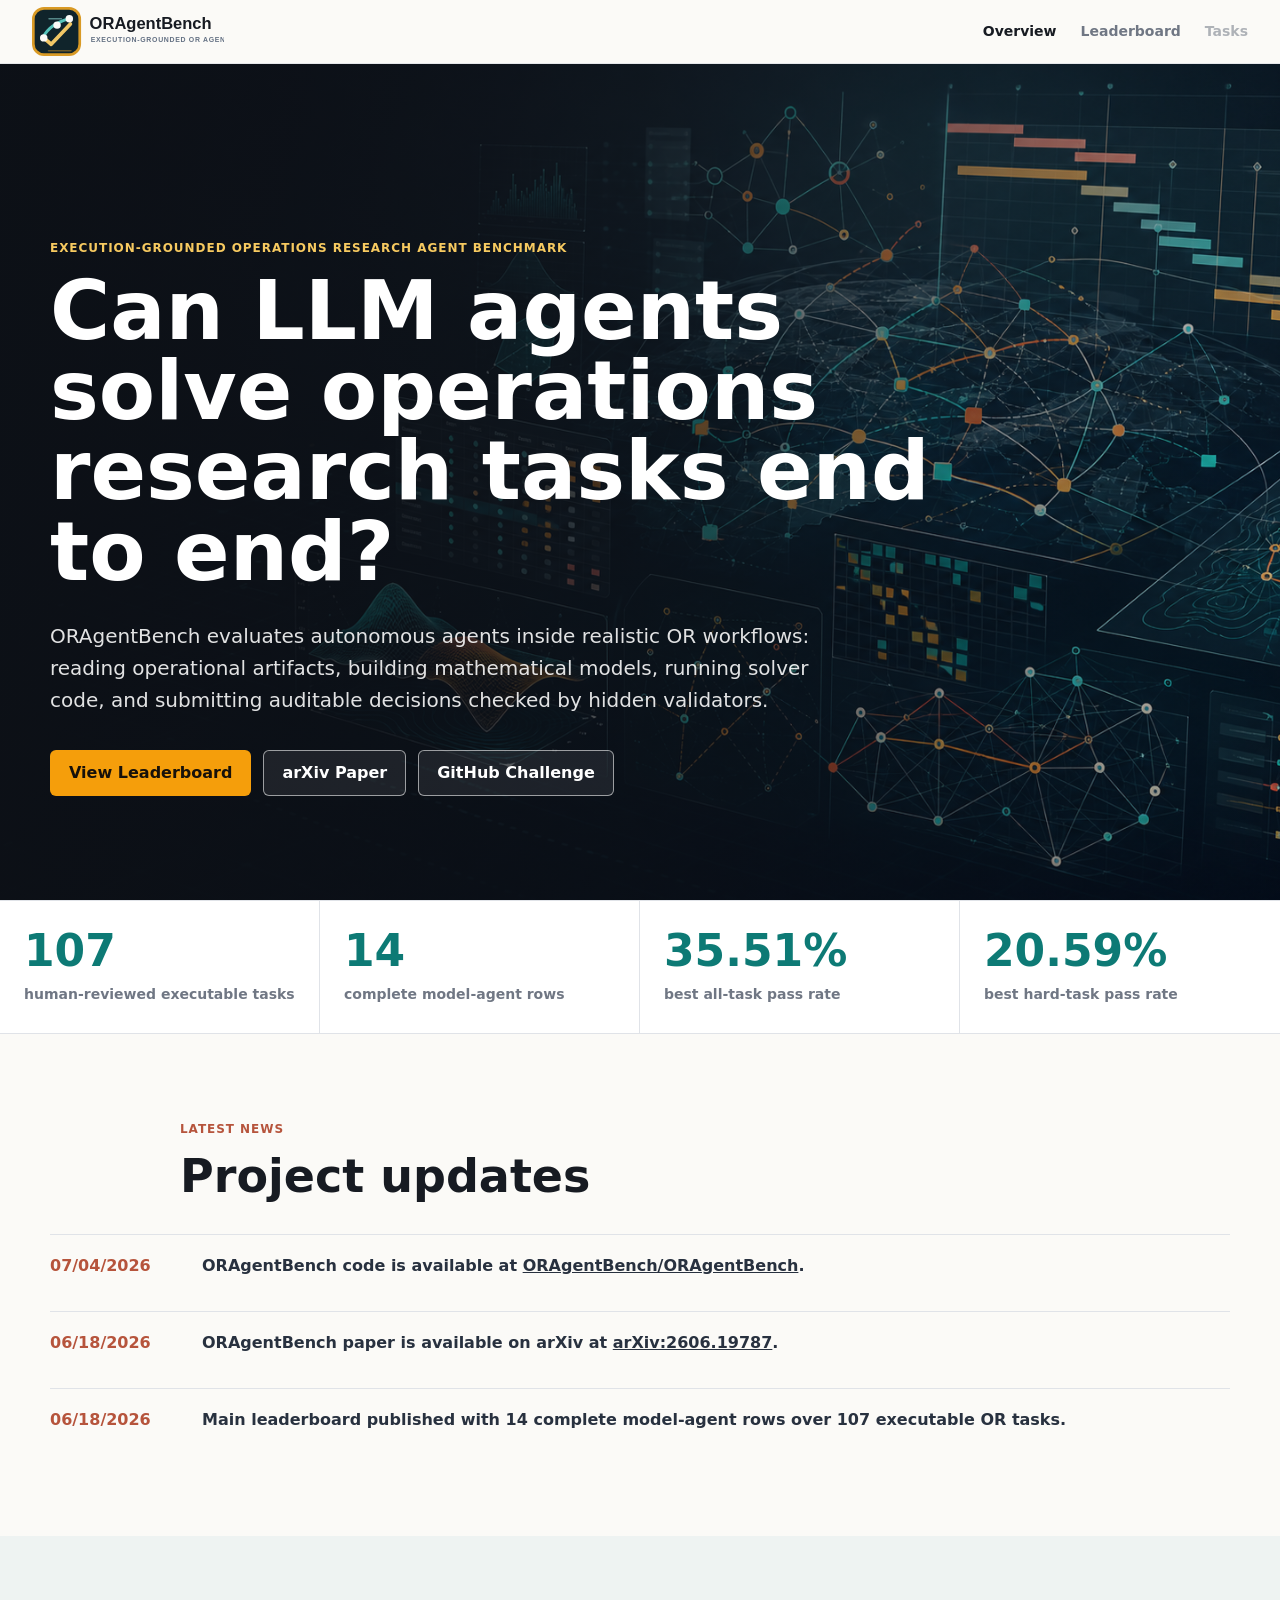
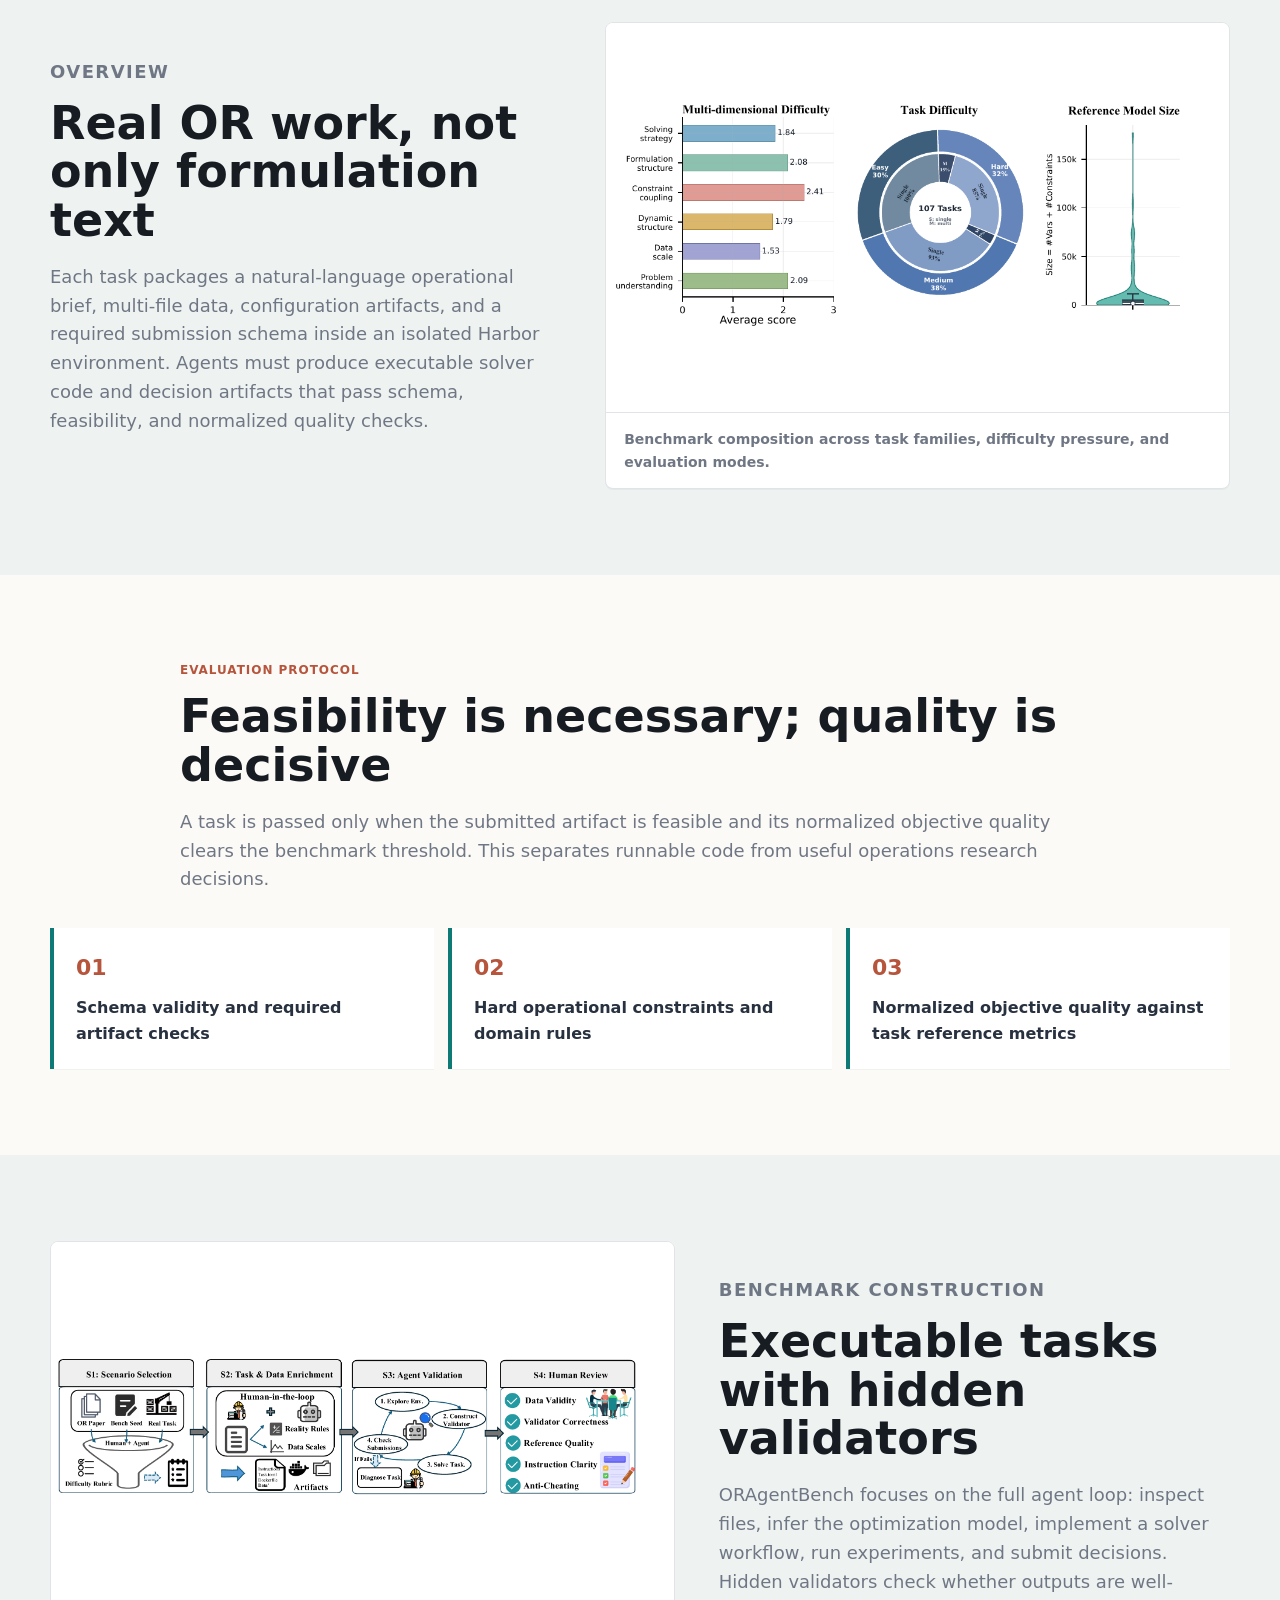
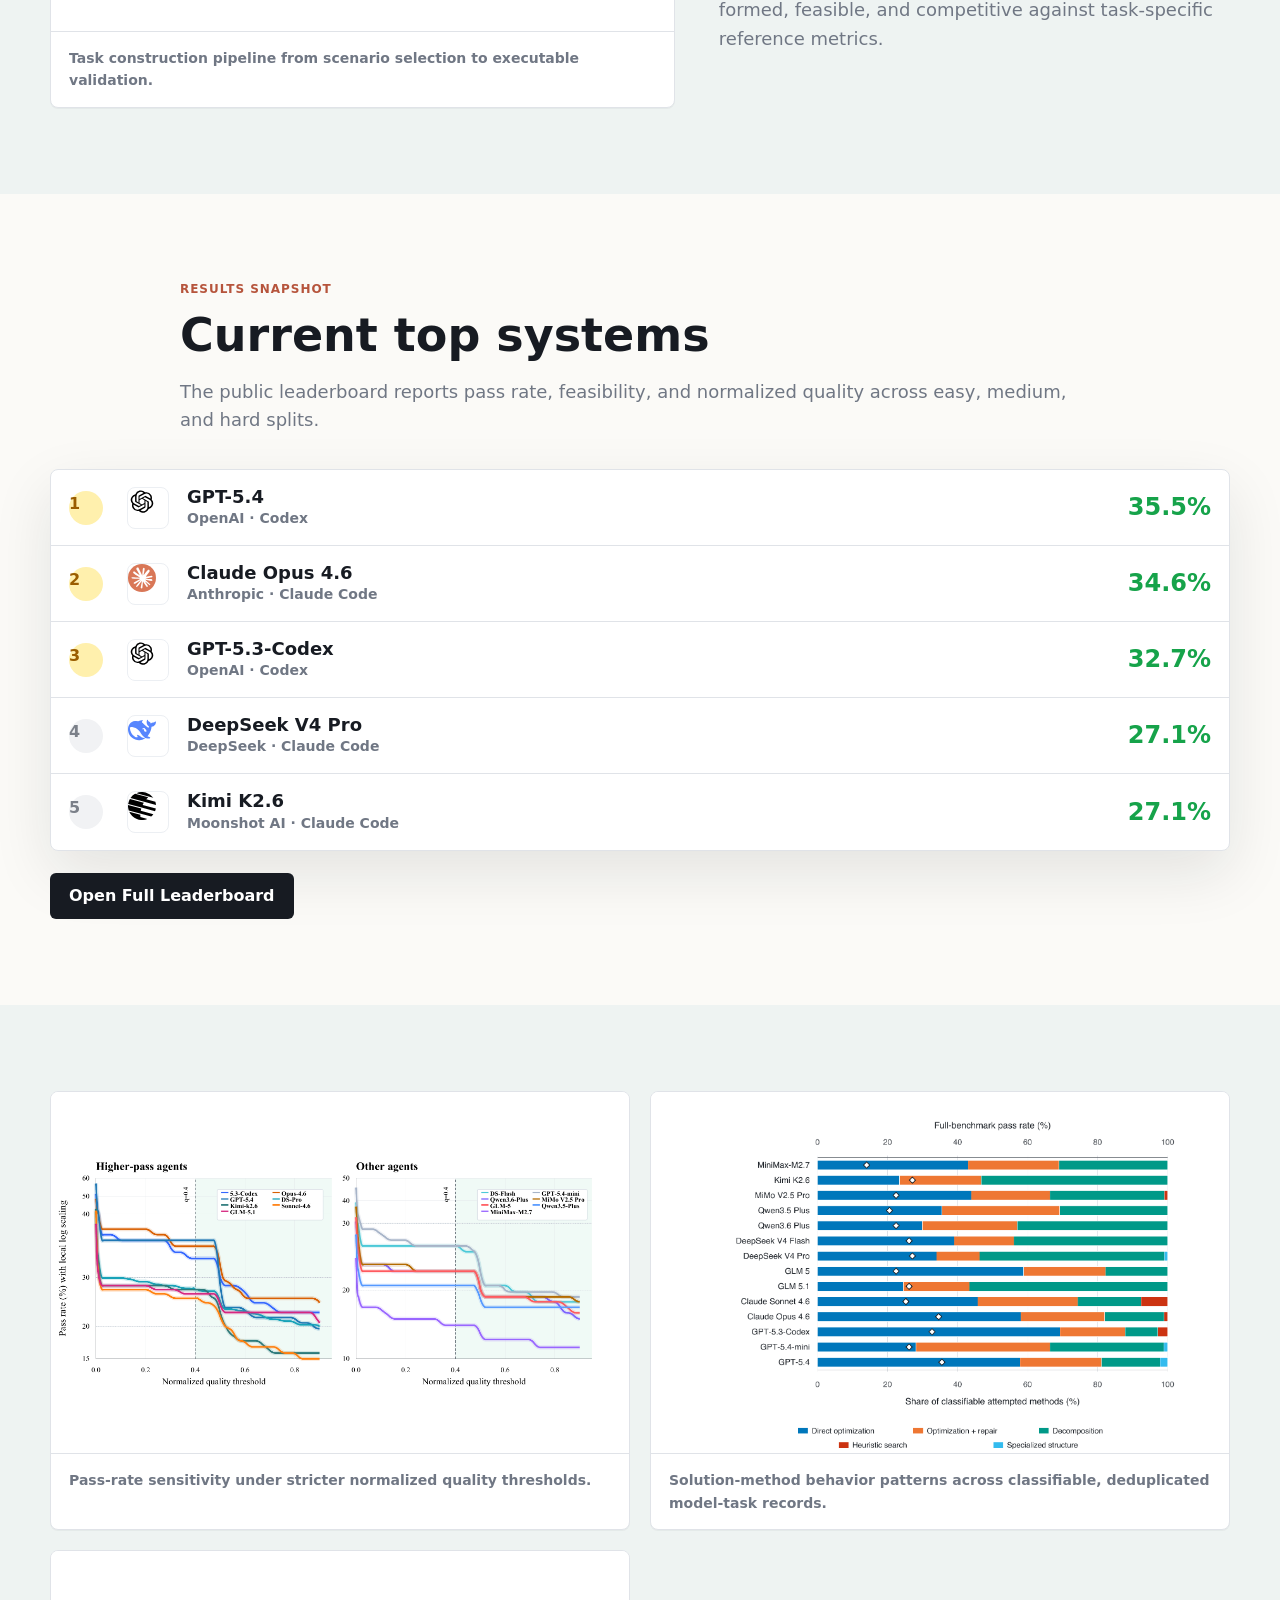
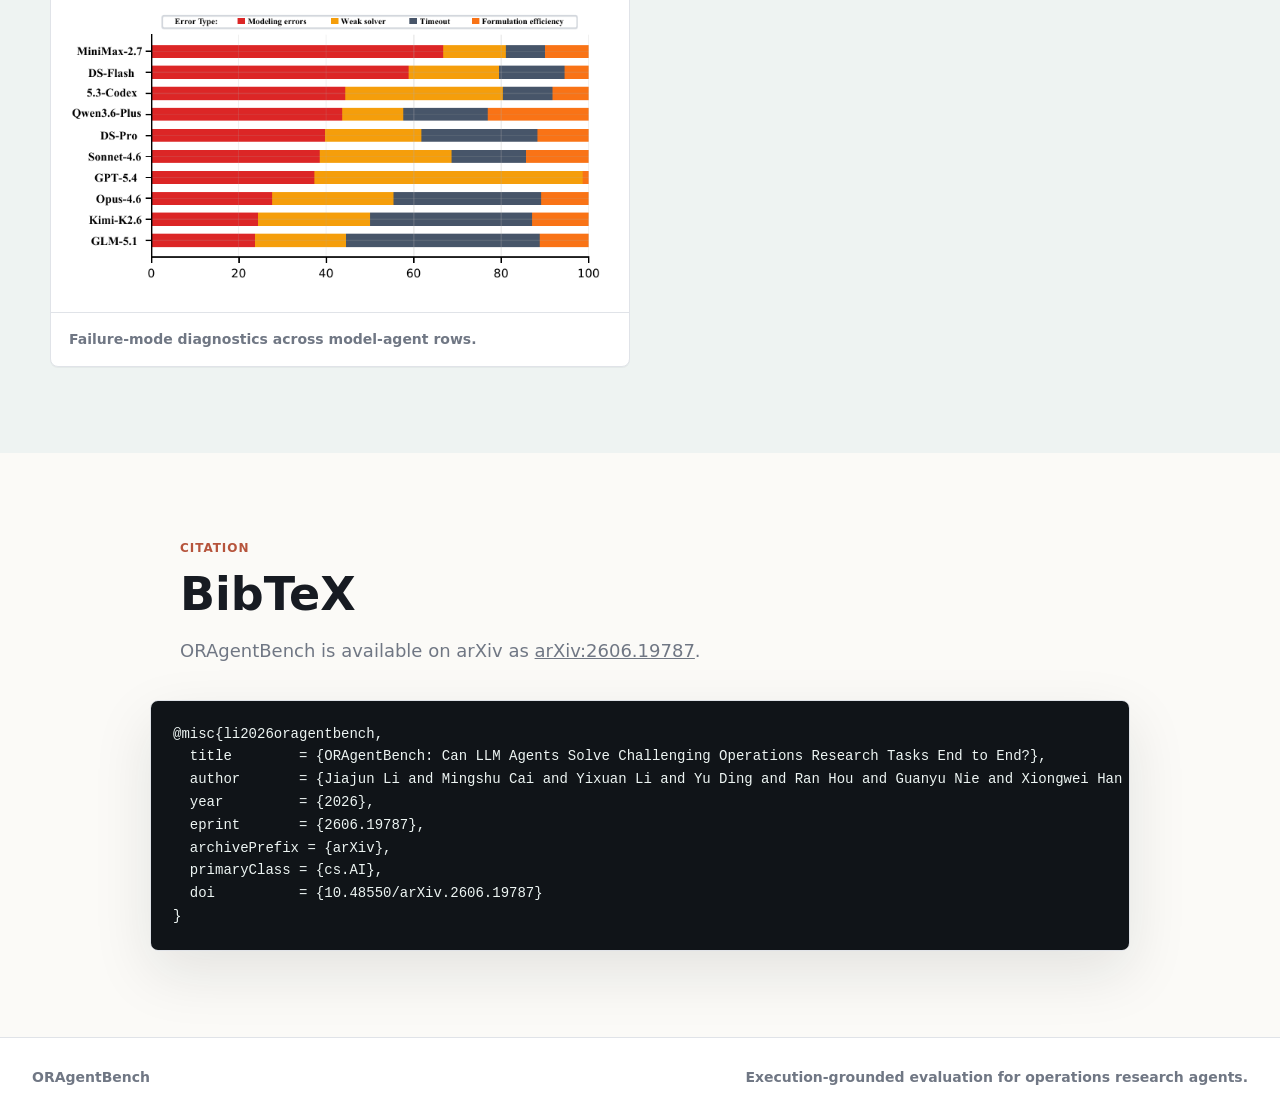
<file: index.html>
<!doctype html>
<html lang="en">
  <head>
    <meta charset="utf-8">
    <meta name="viewport" content="width=device-width, initial-scale=1">
    <title>ORAgentBench</title>
    <meta
      name="description"
      content="ORAgentBench is an execution-grounded benchmark for evaluating autonomous agents on challenging end-to-end operations research tasks."
    >
    <meta name="oragentbench-site-version" content="2026-07-04-arxiv-figures-v1">
    <link rel="stylesheet" href="styles.css?v=2026-07-04-arxiv-figures-v1">
  </head>
  <body data-page="overview">
    <header class="site-header" aria-label="Primary navigation">
      <a class="brand" href="index.html" aria-label="ORAgentBench home">
        <img src="assets/brand/oragentbench-logo.svg?v=2026-07-04-arxiv-figures-v1" alt="ORAgentBench">
      </a>
      <nav class="nav-links">
        <a class="active" href="index.html">Overview</a>
        <a href="leaderboard.html">Leaderboard</a>
        <span aria-disabled="true">Tasks</span>
      </nav>
    </header>

    <main id="top">
      <section class="hero" aria-labelledby="hero-title">
        <div class="hero-content">
          <p class="eyebrow">Execution-grounded operations research agent benchmark</p>
          <h1 id="hero-title">Can LLM agents solve operations research tasks end to end?</h1>
          <p class="hero-summary">
            ORAgentBench evaluates autonomous agents inside realistic OR workflows:
            reading operational artifacts, building mathematical models, running solver
            code, and submitting auditable decisions checked by hidden validators.
          </p>
          <div class="hero-actions" aria-label="Project links">
            <a class="button primary" href="leaderboard.html">View Leaderboard</a>
            <a class="button secondary" href="https://arxiv.org/abs/2606.19787" rel="noreferrer">arXiv Paper</a>
            <a class="button secondary" href="https://github.com/ORAgentBench/ORAgentBench" rel="noreferrer">GitHub Challenge</a>
          </div>
        </div>
      </section>

      <section class="stat-band" aria-label="Benchmark headline statistics">
        <div>
          <strong>107</strong>
          <span>human-reviewed executable tasks</span>
        </div>
        <div>
          <strong>14</strong>
          <span>complete model-agent rows</span>
        </div>
        <div>
          <strong>35.51%</strong>
          <span>best all-task pass rate</span>
        </div>
        <div>
          <strong>20.59%</strong>
          <span>best hard-task pass rate</span>
        </div>
      </section>

      <section class="section news-section" aria-labelledby="news-title">
        <div class="section-heading compact">
          <p class="eyebrow">Latest News</p>
          <h2 id="news-title">Project updates</h2>
        </div>
        <div class="news-list">
          <article>
            <time datetime="2026-07-04">07/04/2026</time>
            <p>ORAgentBench code is available at <a href="https://github.com/ORAgentBench/ORAgentBench" rel="noreferrer">ORAgentBench/ORAgentBench</a>.</p>
          </article>
          <article>
            <time datetime="2026-06-18">06/18/2026</time>
            <p>ORAgentBench paper is available on arXiv at <a href="https://arxiv.org/abs/2606.19787" rel="noreferrer">arXiv:2606.19787</a>.</p>
          </article>
          <article>
            <time datetime="2026-06-18">06/18/2026</time>
            <p>Main leaderboard published with 14 complete model-agent rows over 107 executable OR tasks.</p>
          </article>
        </div>
      </section>

      <section class="section muted">
        <div class="overview-grid">
          <div>
            <p class="eyebrow">Overview</p>
            <h2>Real OR work, not only formulation text</h2>
            <p>
              Each task packages a natural-language operational brief, multi-file data,
              configuration artifacts, and a required submission schema inside an isolated
              Harbor environment. Agents must produce executable solver code and decision
              artifacts that pass schema, feasibility, and normalized quality checks.
            </p>
          </div>
          <figure class="figure-panel">
            <img src="assets/figures/benchmark-composition.png" alt="ORAgentBench benchmark composition overview">
            <figcaption>Benchmark composition across task families, difficulty pressure, and evaluation modes.</figcaption>
          </figure>
        </div>
      </section>

      <section class="section">
        <div class="section-heading compact">
          <p class="eyebrow">Evaluation Protocol</p>
          <h2>Feasibility is necessary; quality is decisive</h2>
          <p>
            A task is passed only when the submitted artifact is feasible and its normalized
            objective quality clears the benchmark threshold. This separates runnable code
            from useful operations research decisions.
          </p>
        </div>
        <div class="protocol-list" aria-label="Evaluation dimensions">
          <div>
            <span>01</span>
            <p>Schema validity and required artifact checks</p>
          </div>
          <div>
            <span>02</span>
            <p>Hard operational constraints and domain rules</p>
          </div>
          <div>
            <span>03</span>
            <p>Normalized objective quality against task reference metrics</p>
          </div>
        </div>
      </section>

      <section class="section muted">
        <div class="overview-grid reverse">
          <figure class="figure-panel">
            <img src="assets/figures/task-construction.png" alt="ORAgentBench task construction pipeline">
            <figcaption>Task construction pipeline from scenario selection to executable validation.</figcaption>
          </figure>
          <div>
            <p class="eyebrow">Benchmark Construction</p>
            <h2>Executable tasks with hidden validators</h2>
            <p>
              ORAgentBench focuses on the full agent loop: inspect files, infer the
              optimization model, implement a solver workflow, run experiments, and submit
              decisions. Hidden validators check whether outputs are well-formed, feasible,
              and competitive against task-specific reference metrics.
            </p>
          </div>
        </div>
      </section>

      <section class="section">
        <div class="section-heading compact">
          <p class="eyebrow">Results Snapshot</p>
          <h2>Current top systems</h2>
          <p>
            The public leaderboard reports pass rate, feasibility, and normalized quality
            across easy, medium, and hard splits.
          </p>
        </div>
        <div class="snapshot-panel">
          <div id="overview-top-runs" class="snapshot-list" aria-label="Top leaderboard rows">
            <p class="loading-text">Loading leaderboard...</p>
          </div>
          <a class="button primary dark" href="leaderboard.html">Open Full Leaderboard</a>
        </div>
      </section>

      <section class="section muted">
        <div class="figure-grid">
          <figure>
            <img src="assets/figures/threshold-pass-curves.png" alt="Pass-rate curves under increasing quality thresholds">
            <figcaption>Pass-rate sensitivity under stricter normalized quality thresholds.</figcaption>
          </figure>
          <figure>
            <img src="assets/figures/solution-methods.png" alt="Solution-method behavior patterns across model-task trajectories">
            <figcaption>Solution-method behavior patterns across classifiable, deduplicated model-task records.</figcaption>
          </figure>
          <figure>
            <img src="assets/figures/failure-distribution.png" alt="Failure-mode distribution across non-passing trajectories">
            <figcaption>Failure-mode diagnostics across model-agent rows.</figcaption>
          </figure>
        </div>
      </section>

      <section class="section">
        <div class="section-heading compact">
          <p class="eyebrow">Citation</p>
          <h2>BibTeX</h2>
          <p>ORAgentBench is available on arXiv as <a href="https://arxiv.org/abs/2606.19787" rel="noreferrer">arXiv:2606.19787</a>.</p>
        </div>
        <pre class="citation-block"><code>@misc{li2026oragentbench,
  title        = {ORAgentBench: Can LLM Agents Solve Challenging Operations Research Tasks End to End?},
  author       = {Jiajun Li and Mingshu Cai and Yixuan Li and Yu Ding and Ran Hou and Guanyu Nie and Xiongwei Han and Wanyuan Wang},
  year         = {2026},
  eprint       = {2606.19787},
  archivePrefix = {arXiv},
  primaryClass = {cs.AI},
  doi          = {10.48550/arXiv.2606.19787}
}</code></pre>
      </section>
    </main>

    <footer class="site-footer">
      <span>ORAgentBench</span>
      <span>Execution-grounded evaluation for operations research agents.</span>
    </footer>

    <script src="script.js?v=2026-07-04-arxiv-figures-v1"></script>
  </body>
</html>
</file>
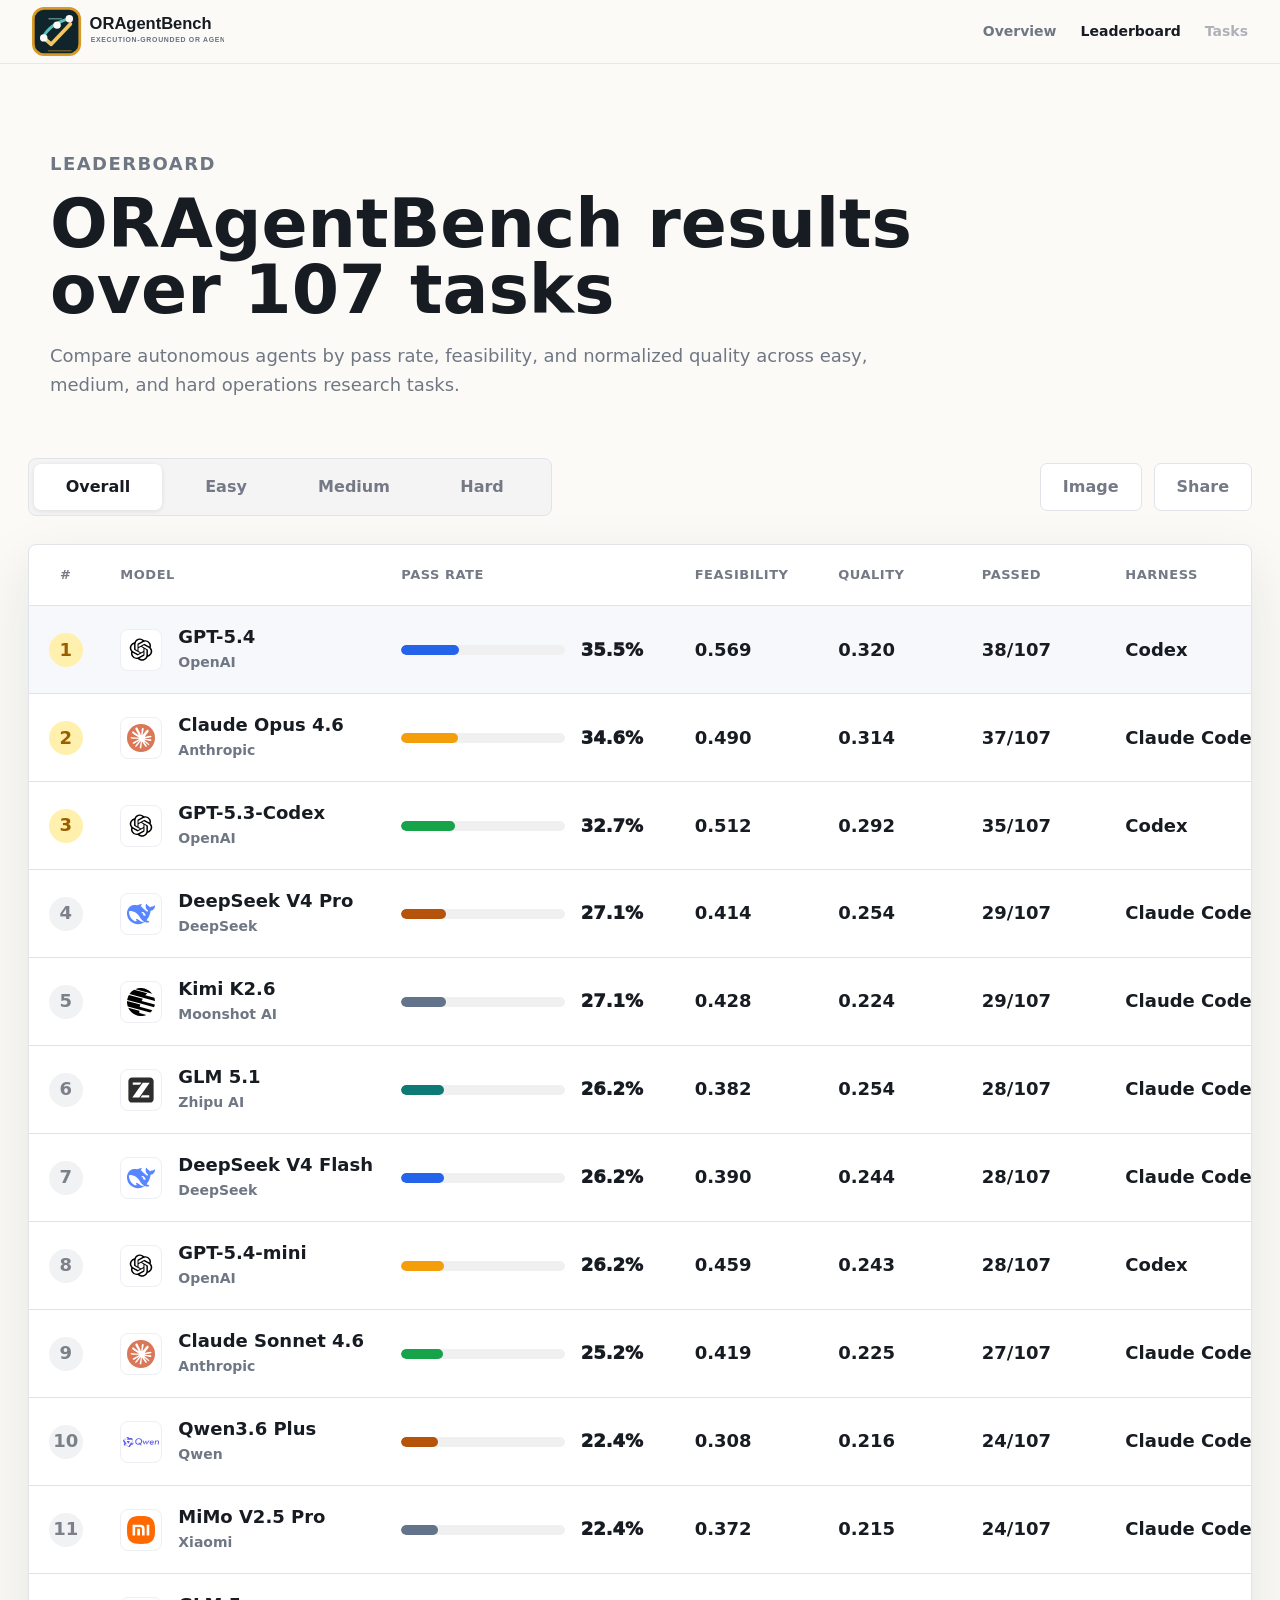
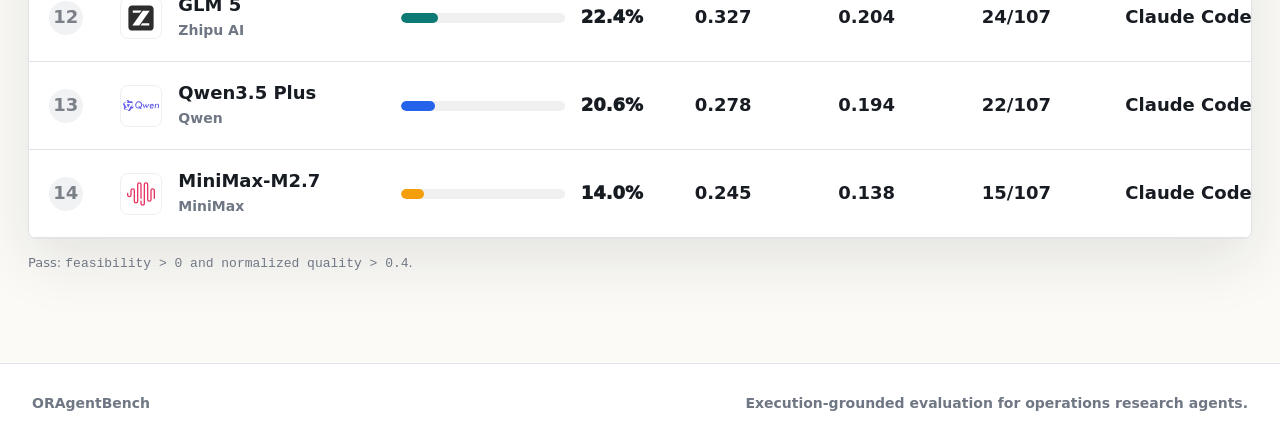
<file: leaderboard.html>
<!doctype html>
<html lang="en">
  <head>
    <meta charset="utf-8">
    <meta name="viewport" content="width=device-width, initial-scale=1">
    <title>Leaderboard | ORAgentBench</title>
    <meta
      name="description"
      content="ORAgentBench leaderboard over 107 execution-grounded operations research tasks."
    >
    <meta name="oragentbench-site-version" content="2026-07-04-arxiv-figures-v1">
    <link rel="stylesheet" href="styles.css?v=2026-07-04-arxiv-figures-v1">
  </head>
  <body data-page="leaderboard">
    <header class="site-header" aria-label="Primary navigation">
      <a class="brand" href="index.html" aria-label="ORAgentBench home">
        <img src="assets/brand/oragentbench-logo.svg?v=2026-07-04-arxiv-figures-v1" alt="ORAgentBench">
      </a>
      <nav class="nav-links">
        <a href="index.html">Overview</a>
        <a class="active" href="leaderboard.html">Leaderboard</a>
        <span aria-disabled="true">Tasks</span>
      </nav>
    </header>

    <main>
      <section class="leaderboard-hero" aria-labelledby="leaderboard-title">
        <p class="eyebrow">Leaderboard</p>
        <h1 id="leaderboard-title">ORAgentBench results over 107 tasks</h1>
        <p>
          Compare autonomous agents by pass rate, feasibility, and normalized quality across
          easy, medium, and hard operations research tasks.
        </p>
      </section>

      <section class="leaderboard-section" aria-label="Leaderboard table">
        <div class="leaderboard-toolbar">
          <div class="segmented-control" role="tablist" aria-label="Leaderboard split">
            <button class="active" type="button" data-board-tab="overall">Overall</button>
            <button type="button" data-board-tab="easy">Easy</button>
            <button type="button" data-board-tab="medium">Medium</button>
            <button type="button" data-board-tab="hard">Hard</button>
          </div>
          <div class="board-actions">
            <button type="button" id="image-button" title="Open print dialog">Image</button>
            <button type="button" id="share-button" title="Copy leaderboard link">Share</button>
          </div>
        </div>

        <div class="leaderboard-shell">
          <table class="scoreboard">
            <colgroup>
              <col class="score-rank">
              <col class="score-model">
              <col class="score-main">
              <col class="score-metric">
              <col class="score-metric">
              <col class="score-metric">
              <col class="score-metric">
            </colgroup>
            <thead>
              <tr>
                <th scope="col">#</th>
                <th scope="col">Model</th>
                <th scope="col" id="primary-metric-heading">Pass Rate</th>
                <th scope="col">Feasibility</th>
                <th scope="col">Quality</th>
                <th scope="col">Passed</th>
                <th scope="col">Harness</th>
              </tr>
            </thead>
            <tbody id="scoreboard-body">
              <tr>
                <td colspan="7">Loading leaderboard...</td>
              </tr>
            </tbody>
          </table>
        </div>

        <div class="score-cards" id="score-cards" aria-label="Leaderboard cards"></div>
        <p class="table-note" id="leaderboard-note">
          Pass: <code>feasibility &gt; 0 and normalized quality &gt; 0.4</code>.
        </p>
      </section>
    </main>

    <footer class="site-footer">
      <span>ORAgentBench</span>
      <span>Execution-grounded evaluation for operations research agents.</span>
    </footer>

    <script src="script.js?v=2026-07-04-arxiv-figures-v1"></script>
  </body>
</html>
</file>
<file: styles.css>
:root {
  color-scheme: light;
  --ink: #171b22;
  --text: #28313f;
  --muted: #707784;
  --line: #e0e3e8;
  --paper: #fbfaf7;
  --white: #ffffff;
  --blue: #2563eb;
  --orange: #f59e0b;
  --green: #16a34a;
  --red: #b6543c;
  --teal: #0d7a75;
  --shadow: 0 22px 60px rgba(23, 27, 34, 0.10);
}

* {
  box-sizing: border-box;
}

html {
  scroll-behavior: smooth;
}

body {
  margin: 0;
  background: var(--paper);
  color: var(--text);
  font-family: Inter, ui-sans-serif, system-ui, -apple-system, BlinkMacSystemFont, "Segoe UI", sans-serif;
  line-height: 1.6;
}

a {
  color: inherit;
}

img {
  display: block;
  max-width: 100%;
}

.site-header {
  position: sticky;
  top: 0;
  z-index: 20;
  display: flex;
  align-items: center;
  justify-content: space-between;
  gap: 24px;
  min-height: 64px;
  padding: 0 32px;
  border-bottom: 1px solid rgba(224, 227, 232, 0.8);
  background: rgba(251, 250, 247, 0.94);
  backdrop-filter: blur(16px);
}

.brand {
  display: inline-flex;
  align-items: center;
  text-decoration: none;
}

.brand img {
  width: 192px;
  height: auto;
}

.nav-links {
  display: flex;
  align-items: center;
  gap: 24px;
  color: var(--muted);
  font-size: 14px;
  font-weight: 750;
}

.nav-links a,
.nav-links span {
  text-decoration: none;
  white-space: nowrap;
}

.nav-links a:hover,
.nav-links a.active {
  color: var(--ink);
}

.nav-links span {
  cursor: not-allowed;
  opacity: 0.55;
}

.hero {
  position: relative;
  min-height: calc(100vh - 64px);
  display: grid;
  align-items: end;
  overflow: hidden;
  background:
    linear-gradient(90deg, rgba(13, 17, 23, 0.92), rgba(13, 17, 23, 0.70), rgba(13, 17, 23, 0.22)),
    url("assets/brand/hero-background.png?v=2026-07-04-arxiv-figures-v1") center / cover no-repeat;
}

.hero-content {
  position: relative;
  width: min(1180px, calc(100% - 48px));
  margin: 0 auto;
  padding: 92px 0 104px;
  color: var(--white);
}

.eyebrow {
  margin: 0 0 12px;
  color: var(--red);
  font-size: 12px;
  font-weight: 850;
  letter-spacing: 0.08em;
  text-transform: uppercase;
}

.hero .eyebrow {
  color: #f7ca60;
}

h1,
h2,
h3,
p {
  overflow-wrap: anywhere;
}

h1 {
  max-width: 980px;
  margin: 0;
  color: inherit;
  font-size: clamp(42px, 7vw, 82px);
  line-height: 0.98;
  letter-spacing: 0;
}

h2 {
  margin: 0;
  color: var(--ink);
  font-size: clamp(28px, 4vw, 46px);
  line-height: 1.06;
  letter-spacing: 0;
}

h3 {
  margin: 0 0 8px;
  color: var(--ink);
  font-size: 19px;
  line-height: 1.2;
  letter-spacing: 0;
}

.hero-summary {
  max-width: 800px;
  margin: 28px 0 0;
  color: rgba(255, 255, 255, 0.88);
  font-size: 20px;
}

.hero-actions {
  display: flex;
  flex-wrap: wrap;
  gap: 12px;
  margin-top: 34px;
}

.button {
  display: inline-flex;
  align-items: center;
  justify-content: center;
  min-height: 46px;
  padding: 0 18px;
  border: 1px solid transparent;
  border-radius: 6px;
  font-weight: 850;
  text-decoration: none;
  white-space: nowrap;
}

.button.primary {
  background: var(--orange);
  color: #17110a;
}

.button.primary.dark {
  background: var(--ink);
  color: var(--white);
}

.button.secondary {
  border-color: rgba(255, 255, 255, 0.56);
  color: var(--white);
  background: rgba(255, 255, 255, 0.08);
}

.button.is-disabled {
  cursor: not-allowed;
  opacity: 0.74;
}

.stat-band {
  display: grid;
  grid-template-columns: repeat(4, 1fr);
  border-top: 1px solid var(--line);
  border-bottom: 1px solid var(--line);
  background: var(--white);
}

.stat-band div {
  min-height: 124px;
  padding: 28px 24px;
  border-right: 1px solid var(--line);
}

.stat-band div:last-child {
  border-right: 0;
}

.stat-band strong {
  display: block;
  color: var(--teal);
  font-size: clamp(28px, 4vw, 44px);
  line-height: 1;
  letter-spacing: 0;
}

.stat-band span {
  display: block;
  margin-top: 10px;
  color: var(--muted);
  font-size: 14px;
  font-weight: 750;
}

.section {
  padding: 86px 0;
}

.section.muted {
  background: #eef3f2;
}

.section-heading {
  width: min(1180px, calc(100% - 48px));
  max-width: 980px;
  margin: 0 auto 34px;
}

.section-heading.compact {
  max-width: 920px;
}

.section-heading p:not(.eyebrow),
.overview-grid p,
.leaderboard-hero p {
  color: var(--muted);
  font-size: 18px;
}

.news-list,
.overview-grid,
.protocol-list,
.figure-grid,
.snapshot-panel {
  width: min(1180px, calc(100% - 48px));
  margin: 0 auto;
}

.news-list {
  display: grid;
  gap: 14px;
}

.news-list article {
  display: grid;
  grid-template-columns: 132px minmax(0, 1fr);
  gap: 20px;
  align-items: start;
  padding: 18px 0;
  border-top: 1px solid var(--line);
}

.news-list time {
  color: var(--red);
  font-weight: 850;
}

.news-list p {
  margin: 0;
  color: var(--text);
  font-weight: 650;
}

.overview-grid {
  display: grid;
  grid-template-columns: minmax(0, 0.9fr) minmax(360px, 1.1fr);
  gap: 44px;
  align-items: center;
}

.overview-grid.reverse {
  grid-template-columns: minmax(360px, 1.1fr) minmax(0, 0.9fr);
}

.figure-panel,
.figure-grid figure {
  margin: 0;
  border: 1px solid var(--line);
  border-radius: 8px;
  overflow: hidden;
  background: var(--white);
  box-shadow: 0 1px 0 rgba(23, 27, 34, 0.04);
}

.figure-panel img,
.figure-grid img {
  width: 100%;
  aspect-ratio: 16 / 10;
  object-fit: contain;
  background: var(--white);
}

figcaption {
  padding: 15px 18px;
  border-top: 1px solid var(--line);
  color: var(--muted);
  font-size: 14px;
  font-weight: 700;
}

.protocol-list {
  display: grid;
  grid-template-columns: repeat(3, 1fr);
  gap: 14px;
}

.protocol-list div {
  min-height: 130px;
  padding: 22px;
  border-left: 4px solid var(--teal);
  background: var(--white);
  box-shadow: 0 1px 0 rgba(23, 27, 34, 0.04);
}

.protocol-list span {
  display: block;
  color: var(--red);
  font-size: 22px;
  font-weight: 900;
}

.protocol-list p {
  margin: 10px 0 0;
  color: var(--text);
  font-size: 16px;
  font-weight: 750;
}

.snapshot-panel {
  display: grid;
  gap: 22px;
  justify-items: start;
}

.snapshot-list {
  width: 100%;
  display: grid;
  border: 1px solid var(--line);
  border-radius: 8px;
  overflow: hidden;
  background: var(--white);
  box-shadow: var(--shadow);
}

.snapshot-row {
  display: grid;
  grid-template-columns: 42px 44px minmax(0, 1fr) auto;
  gap: 16px;
  align-items: center;
  min-height: 76px;
  padding: 14px 18px;
  border-bottom: 1px solid var(--line);
}

.snapshot-row:last-child {
  border-bottom: 0;
}

.snapshot-row strong,
.snapshot-row span,
.snapshot-row em {
  display: block;
}

.snapshot-row strong {
  color: var(--ink);
  font-size: 18px;
  line-height: 1.2;
}

.snapshot-row div span {
  color: var(--muted);
  font-size: 14px;
  font-weight: 650;
}

.snapshot-row em {
  color: var(--green);
  font-size: 24px;
  font-style: normal;
  font-weight: 900;
}

.figure-grid {
  display: grid;
  grid-template-columns: repeat(2, 1fr);
  gap: 20px;
}

.citation-block {
  width: min(980px, calc(100% - 48px));
  margin: 0 auto;
  overflow-x: auto;
  border: 1px solid var(--line);
  border-radius: 8px;
  padding: 22px;
  background: #101418;
  color: #edf5f3;
  box-shadow: var(--shadow);
}

code {
  font-family: "SFMono-Regular", Consolas, "Liberation Mono", monospace;
}

.citation-block code {
  font-size: 14px;
  line-height: 1.6;
}

.leaderboard-hero {
  width: min(1180px, calc(100% - 48px));
  margin: 0 auto;
  padding: 86px 0 40px;
}

.leaderboard-hero h1 {
  max-width: 1040px;
  color: var(--ink);
  font-size: clamp(38px, 6vw, 68px);
}

.leaderboard-hero p {
  max-width: 820px;
}

.leaderboard-section {
  width: min(1920px, 100%);
  margin: 0 auto;
  padding: 0 28px 88px;
}

.leaderboard-toolbar {
  display: flex;
  align-items: center;
  justify-content: space-between;
  gap: 18px;
  margin-bottom: 28px;
}

.segmented-control {
  display: inline-flex;
  min-height: 58px;
  padding: 5px;
  border: 1px solid var(--line);
  border-radius: 8px;
  background: #f4f4f5;
}

.segmented-control button,
.board-actions button {
  border: 0;
  border-radius: 7px;
  background: transparent;
  color: #747985;
  font: inherit;
  font-size: 16px;
  font-weight: 850;
  cursor: pointer;
}

.segmented-control button {
  min-width: 128px;
  padding: 0 20px;
}

.segmented-control button.active {
  color: var(--ink);
  background: var(--white);
  box-shadow: 0 1px 5px rgba(23, 27, 34, 0.10);
}

.board-actions {
  display: flex;
  gap: 12px;
}

.board-actions button {
  min-height: 48px;
  padding: 0 22px;
  border: 1px solid var(--line);
  background: var(--white);
}

.board-actions button:hover {
  color: var(--ink);
}

.leaderboard-shell {
  overflow: hidden;
  border: 1px solid var(--line);
  border-radius: 8px;
  background: var(--white);
  box-shadow: var(--shadow);
}

.scoreboard {
  width: 100%;
  border-collapse: collapse;
  table-layout: fixed;
  font-size: 15px;
}

.score-rank {
  width: 6%;
}

.score-model {
  width: 23%;
}

.score-main {
  width: 24%;
}

.score-metric {
  width: 11.75%;
}

.scoreboard th,
.scoreboard td {
  padding: 20px 18px;
  border-bottom: 1px solid var(--line);
  white-space: nowrap;
}

.scoreboard th {
  color: #747985;
  font-size: 13px;
  font-weight: 900;
  letter-spacing: 0.04em;
  text-align: left;
  text-transform: uppercase;
}

.scoreboard td {
  color: var(--ink);
  font-size: 18px;
  font-weight: 700;
}

.scoreboard th:first-child,
.scoreboard td:first-child {
  text-align: center;
}

.scoreboard tbody tr.leader-row {
  background: #f7f8fb;
}

.scoreboard tbody tr:hover {
  background: #fff8e8;
}

.rank {
  display: inline-flex;
  justify-content: center;
  align-items: center;
  width: 34px;
  height: 34px;
  border-radius: 999px;
  background: #f1f2f4;
  color: #7b8089;
  font-weight: 900;
}

.rank.top {
  background: #fff0ad;
  color: #9a5d00;
}

.model-cell {
  display: grid;
  grid-template-columns: 44px minmax(0, 1fr);
  gap: 14px;
  align-items: center;
}

.model-cell strong {
  display: block;
  color: var(--ink);
  line-height: 1.2;
}

.model-cell span:not(.model-avatar) {
  display: block;
  margin-top: 3px;
  color: var(--muted);
  font-size: 14px;
  font-weight: 650;
}

.model-avatar {
  display: inline-flex;
  align-items: center;
  justify-content: center;
  width: 42px;
  height: 42px;
  border-radius: 8px;
  border: 1px solid #eceff3;
  background: var(--white);
  color: var(--ink);
  font-size: 13px;
  font-weight: 950;
  letter-spacing: 0;
}

.model-avatar img {
  width: 28px;
  height: 28px;
  object-fit: contain;
}

.model-avatar.logo-qwen img {
  width: 36px;
  height: 18px;
}

.score-bar-cell {
  display: grid;
  grid-template-columns: minmax(120px, 1fr) 78px;
  gap: 16px;
  align-items: center;
}

.score-track {
  display: block;
  height: 10px;
  overflow: hidden;
  border-radius: 999px;
  background: #f0f0f0;
}

.score-track span {
  display: block;
  height: 100%;
  border-radius: inherit;
}

.score-bar-cell strong,
.card-main-score strong {
  color: var(--ink);
  font-weight: 950;
}

.score-cards {
  display: none;
}

.card-head,
.card-main-score,
.card-metrics {
  min-width: 0;
}

.table-note {
  margin: 14px 0 0;
  color: var(--muted);
  font-size: 13px;
}

.site-footer {
  display: flex;
  flex-wrap: wrap;
  justify-content: space-between;
  gap: 16px;
  padding: 28px 32px;
  border-top: 1px solid var(--line);
  color: var(--muted);
  background: var(--white);
  font-size: 14px;
  font-weight: 700;
}

.loading-text {
  margin: 0;
  padding: 20px;
  color: var(--muted);
  font-weight: 700;
}

@media (max-width: 1180px) {
  .overview-grid,
  .overview-grid.reverse,
  .protocol-list,
  .figure-grid,
  .stat-band {
    grid-template-columns: 1fr 1fr;
  }

  .leaderboard-shell {
    display: none;
  }

  .score-cards {
    display: grid;
    gap: 14px;
  }

  .score-card {
    border: 1px solid var(--line);
    border-radius: 8px;
    background: var(--white);
    box-shadow: 0 1px 0 rgba(23, 27, 34, 0.04);
    padding: 16px;
  }

  .card-head {
    display: grid;
    grid-template-columns: 36px 44px minmax(0, 1fr);
    gap: 12px;
    align-items: center;
  }

  .card-head h3 {
    margin: 0;
    font-size: 18px;
  }

  .card-head p {
    margin: 2px 0 0;
    color: var(--muted);
    font-size: 13px;
    font-weight: 800;
  }

  .card-main-score {
    display: flex;
    justify-content: space-between;
    align-items: baseline;
    gap: 16px;
    margin-top: 16px;
    padding: 14px 0;
    border-top: 1px solid var(--line);
    border-bottom: 1px solid var(--line);
  }

  .card-main-score span,
  .card-metrics span {
    color: var(--muted);
    font-size: 12px;
    font-weight: 850;
    letter-spacing: 0.04em;
    text-transform: uppercase;
  }

  .card-main-score strong {
    color: var(--green);
    font-size: 28px;
    line-height: 1;
  }

  .card-metrics {
    display: grid;
    grid-template-columns: repeat(3, 1fr);
    gap: 12px;
    margin-top: 14px;
  }

  .card-metrics p {
    margin: 4px 0 0;
    color: var(--ink);
    font-size: 14px;
    font-weight: 850;
  }
}

@media (max-width: 760px) {
  .site-header {
    position: static;
    align-items: flex-start;
    flex-direction: column;
    padding: 18px 20px;
  }

  .nav-links {
    width: 100%;
    overflow-x: auto;
    gap: 18px;
    padding-bottom: 2px;
  }

  .hero {
    min-height: auto;
  }

  .hero-content,
  .section-heading,
  .news-list,
  .overview-grid,
  .protocol-list,
  .figure-grid,
  .snapshot-panel,
  .citation-block,
  .leaderboard-hero {
    width: min(100% - 32px, 1180px);
  }

  .hero-content {
    padding: 84px 0 70px;
  }

  .hero-summary {
    font-size: 17px;
  }

  .button {
    width: 100%;
  }

  .section {
    padding: 62px 0;
  }

  .stat-band,
  .overview-grid,
  .overview-grid.reverse,
  .protocol-list,
  .figure-grid {
    grid-template-columns: 1fr;
  }

  .stat-band div {
    min-height: 96px;
    border-right: 0;
    border-bottom: 1px solid var(--line);
  }

  .news-list article {
    grid-template-columns: 1fr;
    gap: 6px;
  }

  .snapshot-row {
    grid-template-columns: 36px 40px minmax(0, 1fr);
  }

  .snapshot-row em {
    grid-column: 3;
    font-size: 22px;
  }

  .leaderboard-section {
    padding: 0 16px 64px;
  }

  .leaderboard-toolbar {
    align-items: stretch;
    flex-direction: column;
  }

  .segmented-control {
    display: grid;
    grid-template-columns: repeat(2, 1fr);
    min-height: auto;
  }

  .segmented-control button {
    min-width: 0;
    min-height: 44px;
  }

  .board-actions button {
    flex: 1;
  }

  .card-head {
    grid-template-columns: 34px 42px minmax(0, 1fr);
  }

  .card-metrics {
    grid-template-columns: 1fr;
  }
}

@media print {
  .site-header,
  .leaderboard-hero,
  .leaderboard-toolbar,
  .score-cards,
  .site-footer {
    display: none;
  }

  body {
    background: var(--white);
  }

  .leaderboard-section {
    padding: 0;
  }

  .leaderboard-shell {
    display: block;
    box-shadow: none;
  }
}
</file>
